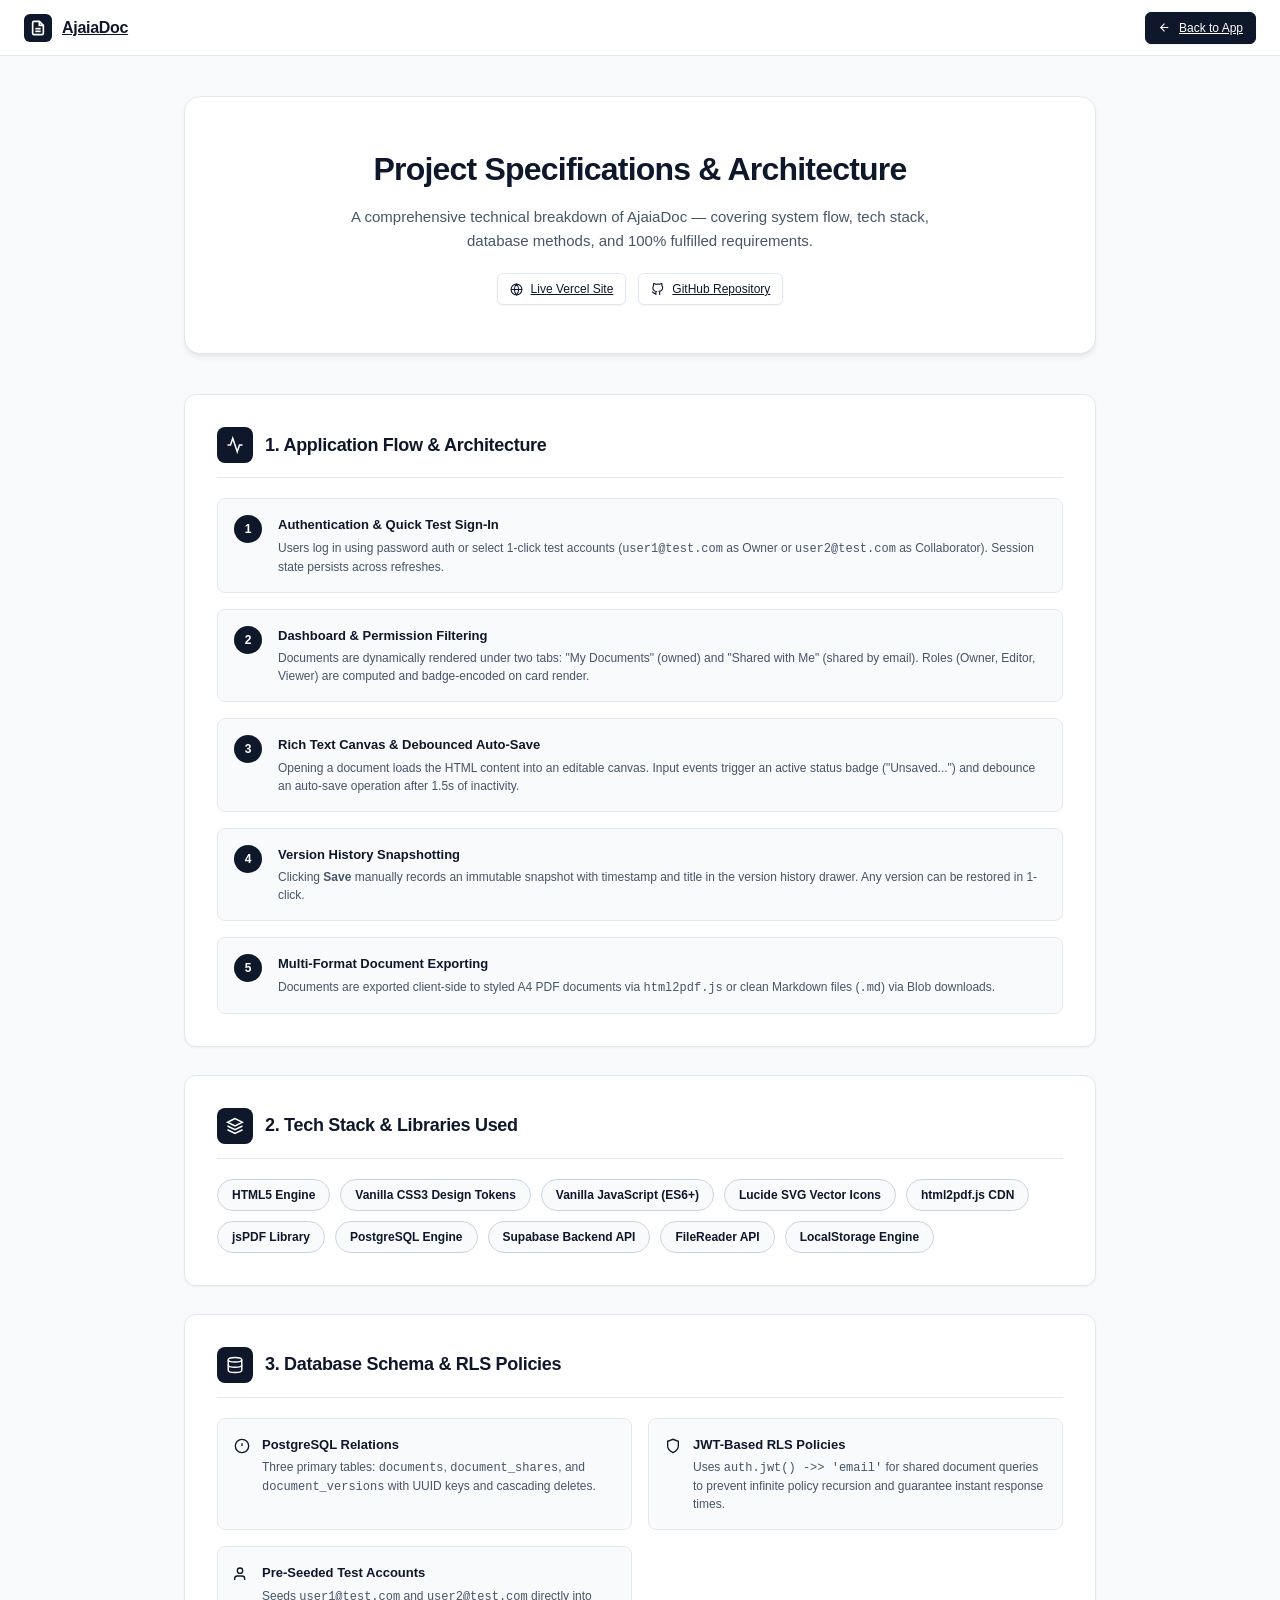
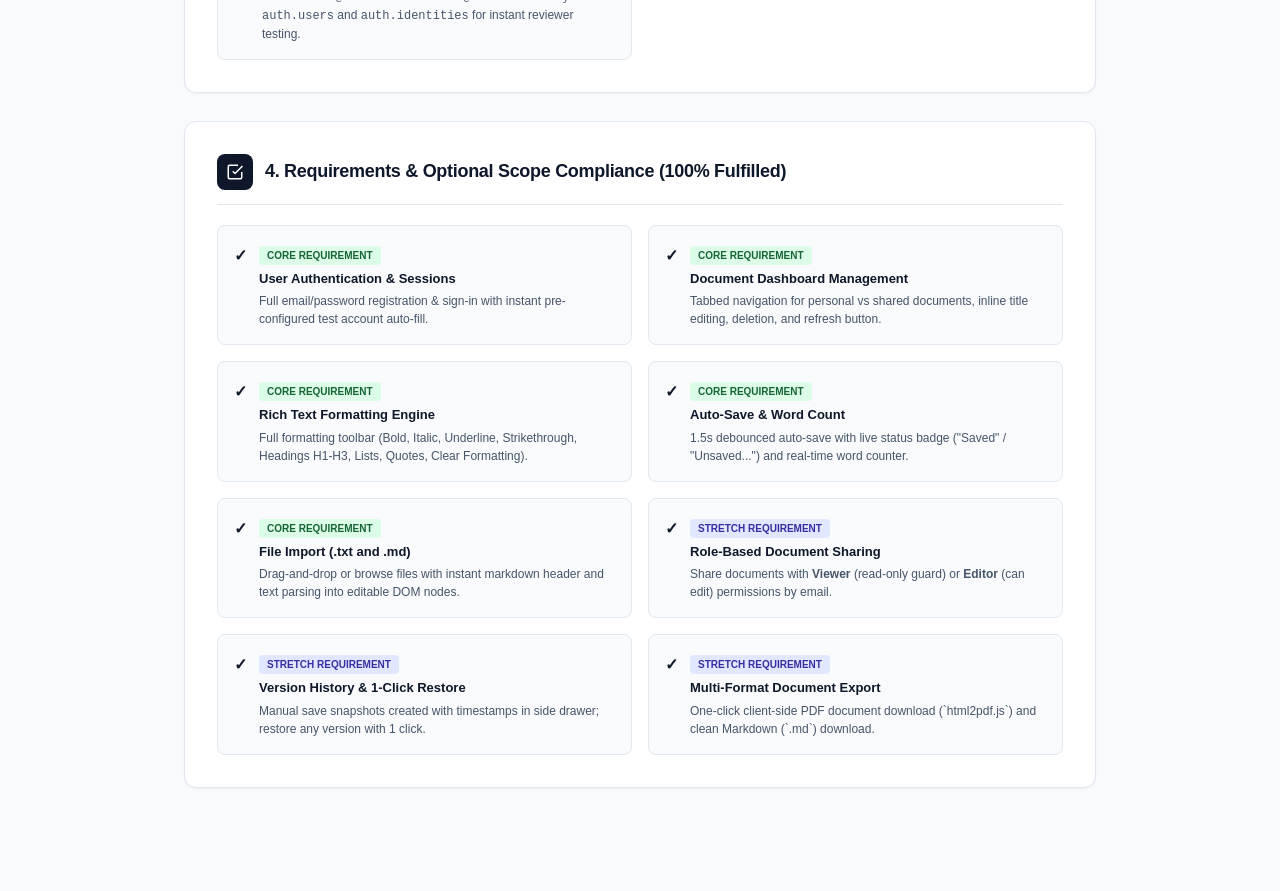
<file: about.html>
<!DOCTYPE html>
<html lang="en">
<head>
  <meta charset="UTF-8">
  <meta name="viewport" content="width=device-width, initial-scale=1.0">
  <title>About Project — AjaiaDoc</title>
  <meta name="description" content="Detailed technical overview, architecture flow, tech stack, and database specifications for AjaiaDoc.">
  <link rel="stylesheet" href="styles.css">
  <style>
    .about-container {
      max-width: 960px;
      margin: 0 auto;
      padding: 40px 24px 80px;
    }

    .about-hero {
      text-align: center;
      padding: 48px 24px;
      background: var(--color-surface);
      border: 1px solid var(--color-border);
      border-radius: var(--radius-xl);
      box-shadow: var(--shadow-md);
      margin-bottom: 40px;
    }

    .about-hero h1 {
      font-size: 32px;
      font-weight: 800;
      letter-spacing: -0.8px;
      margin-bottom: 12px;
      color: var(--color-text);
    }

    .about-hero p {
      font-size: 15px;
      color: var(--color-text-secondary);
      max-width: 600px;
      margin: 0 auto;
      line-height: 1.6;
    }

    .links-bar {
      display: flex;
      justify-content: center;
      gap: 12px;
      margin-top: 20px;
    }

    .section-card {
      background: var(--color-surface);
      border: 1px solid var(--color-border);
      border-radius: var(--radius-lg);
      padding: 32px;
      margin-bottom: 28px;
      box-shadow: var(--shadow-sm);
    }

    .section-header {
      display: flex;
      align-items: center;
      gap: 12px;
      margin-bottom: 20px;
      padding-bottom: 14px;
      border-bottom: 1px solid var(--color-border);
    }

    .section-icon {
      width: 36px;
      height: 36px;
      background: var(--color-accent);
      color: var(--color-accent-text);
      border-radius: var(--radius-md);
      display: flex;
      align-items: center;
      justify-content: center;
      flex-shrink: 0;
    }

    .section-title {
      font-size: 18px;
      font-weight: 700;
      letter-spacing: -0.3px;
      color: var(--color-text);
    }

    .bullet-grid {
      display: grid;
      grid-template-columns: repeat(auto-fit, minmax(280px, 1fr));
      gap: 16px;
    }

    .bullet-item {
      padding: 16px;
      background: var(--color-bg);
      border: 1px solid var(--color-border);
      border-radius: var(--radius-md);
      display: flex;
      gap: 12px;
    }

    .bullet-icon {
      color: var(--color-accent);
      flex-shrink: 0;
      margin-top: 2px;
      font-weight: 700;
    }

    .bullet-title {
      font-size: 13px;
      font-weight: 700;
      margin-bottom: 4px;
      color: var(--color-text);
    }

    .bullet-text {
      font-size: 12px;
      color: var(--color-text-secondary);
      line-height: 1.5;
    }

    .tech-pill-container {
      display: flex;
      flex-wrap: wrap;
      gap: 10px;
      margin-top: 12px;
    }

    .tech-pill {
      display: inline-flex;
      align-items: center;
      gap: 6px;
      padding: 6px 14px;
      background: var(--color-bg);
      border: 1px solid var(--color-border-dark);
      border-radius: 20px;
      font-size: 12px;
      font-weight: 600;
      color: var(--color-text);
    }

    .flow-steps {
      display: flex;
      flex-direction: column;
      gap: 16px;
    }

    .flow-step {
      display: flex;
      gap: 16px;
      padding: 16px;
      background: var(--color-bg);
      border: 1px solid var(--color-border);
      border-radius: var(--radius-md);
      align-items: flex-start;
    }

    .step-number {
      width: 28px;
      height: 28px;
      background: var(--color-accent);
      color: var(--color-accent-text);
      border-radius: 50%;
      display: flex;
      align-items: center;
      justify-content: center;
      font-size: 12px;
      font-weight: 700;
      flex-shrink: 0;
    }

    .req-tag {
      display: inline-block;
      padding: 2px 8px;
      border-radius: 4px;
      font-size: 10px;
      font-weight: 700;
      text-transform: uppercase;
      margin-bottom: 4px;
    }
    .req-core { background: #dcfce7; color: #166534; }
    .req-stretch { background: #e0e7ff; color: #3730a3; }
  </style>
</head>
<body>

  <!-- Header -->
  <header class="app-header">
    <a href="index.html" class="brand">
      <div class="brand-icon">
        <svg width="16" height="16" viewBox="0 0 24 24" fill="none" stroke="currentColor" stroke-width="2.5"><path d="M14 2H6a2 2 0 0 0-2 2v16a2 2 0 0 0 2 2h12a2 2 0 0 0 2-2V8z"/><polyline points="14 2 14 8 20 8"/><line x1="16" y1="13" x2="8" y2="13"/><line x1="16" y1="17" x2="8" y2="17"/></svg>
      </div>
      <span>AjaiaDoc</span>
    </a>

    <div class="header-user">
      <a href="index.html" class="btn btn-primary btn-sm">
        <svg width="13" height="13" viewBox="0 0 24 24" fill="none" stroke="currentColor" stroke-width="2"><line x1="19" y1="12" x2="5" y2="12"/><polyline points="12 19 5 12 12 5"/></svg>
        Back to App
      </a>
    </div>
  </header>

  <main class="about-container">

    <!-- Hero -->
    <div class="about-hero">
      <h1>Project Specifications & Architecture</h1>
      <p>A comprehensive technical breakdown of AjaiaDoc — covering system flow, tech stack, database methods, and 100% fulfilled requirements.</p>

      <div class="links-bar">
        <a href="https://ajaia-yahya.vercel.app" target="_blank" class="btn btn-secondary btn-sm">
          <svg width="13" height="13" viewBox="0 0 24 24" fill="none" stroke="currentColor" stroke-width="2"><circle cx="12" cy="12" r="10"/><line x1="2" y1="12" x2="22" y2="12"/><path d="M12 2a15.3 15.3 0 0 1 4 10 15.3 15.3 0 0 1-4 10 15.3 15.3 0 0 1-4-10 15.3 15.3 0 0 1 4-10z"/></svg>
          Live Vercel Site
        </a>
        <a href="https://github.com/mdyahhya/assessment" target="_blank" class="btn btn-secondary btn-sm">
          <svg width="13" height="13" viewBox="0 0 24 24" fill="none" stroke="currentColor" stroke-width="2"><path d="M9 19c-5 1.5-5-2.5-7-3m14 6v-3.87a3.37 3.37 0 0 0-.94-2.61c3.14-.35 6.44-1.54 6.44-7A5.44 5.44 0 0 0 20 4.77 5.07 5.07 0 0 0 19.91 1S18.73.65 16 2.48a13.38 13.38 0 0 0-7 0C6.27.65 5.09 1 5.09 1A5.07 5.07 0 0 0 5 4.77a5.44 5.44 0 0 0-1.5 3.78c0 5.42 3.3 6.61 6.44 7A3.37 3.37 0 0 0 9 18.13V22"/></svg>
          GitHub Repository
        </a>
      </div>
    </div>

    <!-- Section 1: Application Flow -->
    <div class="section-card">
      <div class="section-header">
        <div class="section-icon">
          <svg width="18" height="18" viewBox="0 0 24 24" fill="none" stroke="currentColor" stroke-width="2"><polyline points="22 12 18 12 15 21 9 3 6 12 2 12"/></svg>
        </div>
        <div class="section-title">1. Application Flow & Architecture</div>
      </div>

      <div class="flow-steps">
        <div class="flow-step">
          <div class="step-number">1</div>
          <div>
            <div class="bullet-title">Authentication & Quick Test Sign-In</div>
            <div class="bullet-text">Users log in using password auth or select 1-click test accounts (<code>user1@test.com</code> as Owner or <code>user2@test.com</code> as Collaborator). Session state persists across refreshes.</div>
          </div>
        </div>

        <div class="flow-step">
          <div class="step-number">2</div>
          <div>
            <div class="bullet-title">Dashboard & Permission Filtering</div>
            <div class="bullet-text">Documents are dynamically rendered under two tabs: "My Documents" (owned) and "Shared with Me" (shared by email). Roles (Owner, Editor, Viewer) are computed and badge-encoded on card render.</div>
          </div>
        </div>

        <div class="flow-step">
          <div class="step-number">3</div>
          <div>
            <div class="bullet-title">Rich Text Canvas & Debounced Auto-Save</div>
            <div class="bullet-text">Opening a document loads the HTML content into an editable canvas. Input events trigger an active status badge ("Unsaved...") and debounce an auto-save operation after 1.5s of inactivity.</div>
          </div>
        </div>

        <div class="flow-step">
          <div class="step-number">4</div>
          <div>
            <div class="bullet-title">Version History Snapshotting</div>
            <div class="bullet-text">Clicking <b>Save</b> manually records an immutable snapshot with timestamp and title in the version history drawer. Any version can be restored in 1-click.</div>
          </div>
        </div>

        <div class="flow-step">
          <div class="step-number">5</div>
          <div>
            <div class="bullet-title">Multi-Format Document Exporting</div>
            <div class="bullet-text">Documents are exported client-side to styled A4 PDF documents via <code>html2pdf.js</code> or clean Markdown files (<code>.md</code>) via Blob downloads.</div>
          </div>
        </div>
      </div>
    </div>

    <!-- Section 2: Tech Stack & Libraries -->
    <div class="section-card">
      <div class="section-header">
        <div class="section-icon">
          <svg width="18" height="18" viewBox="0 0 24 24" fill="none" stroke="currentColor" stroke-width="2"><polygon points="12 2 2 7 12 12 22 7 12 2"/><polyline points="2 17 12 22 22 17"/><polyline points="2 12 12 17 22 12"/></svg>
        </div>
        <div class="section-title">2. Tech Stack & Libraries Used</div>
      </div>

      <div class="tech-pill-container">
        <span class="tech-pill">HTML5 Engine</span>
        <span class="tech-pill">Vanilla CSS3 Design Tokens</span>
        <span class="tech-pill">Vanilla JavaScript (ES6+)</span>
        <span class="tech-pill">Lucide SVG Vector Icons</span>
        <span class="tech-pill">html2pdf.js CDN</span>
        <span class="tech-pill">jsPDF Library</span>
        <span class="tech-pill">PostgreSQL Engine</span>
        <span class="tech-pill">Supabase Backend API</span>
        <span class="tech-pill">FileReader API</span>
        <span class="tech-pill">LocalStorage Engine</span>
      </div>
    </div>

    <!-- Section 3: Database & SQL Methods -->
    <div class="section-card">
      <div class="section-header">
        <div class="section-icon">
          <svg width="18" height="18" viewBox="0 0 24 24" fill="none" stroke="currentColor" stroke-width="2"><ellipse cx="12" cy="5" rx="9" ry="3"/><path d="M21 12c0 1.66-4 3-9 3s-9-1.34-9-3"/><path d="M3 5v14c0 1.66 4 3 9 3s9-1.34 9-3V5"/></svg>
        </div>
        <div class="section-title">3. Database Schema & RLS Policies</div>
      </div>

      <div class="bullet-grid">
        <div class="bullet-item">
          <div class="bullet-icon">
            <svg width="16" height="16" viewBox="0 0 24 24" fill="none" stroke="currentColor" stroke-width="2"><circle cx="12" cy="12" r="10"/><line x1="12" y1="8" x2="12" y2="12"/><line x1="12" y1="16" x2="12.01" y2="16"/></svg>
          </div>
          <div>
            <div class="bullet-title">PostgreSQL Relations</div>
            <div class="bullet-text">Three primary tables: <code>documents</code>, <code>document_shares</code>, and <code>document_versions</code> with UUID keys and cascading deletes.</div>
          </div>
        </div>

        <div class="bullet-item">
          <div class="bullet-icon">
            <svg width="16" height="16" viewBox="0 0 24 24" fill="none" stroke="currentColor" stroke-width="2"><path d="M12 22s8-4 8-10V5l-8-3-8 3v7c0 6 8 10 8 10z"/></svg>
          </div>
          <div>
            <div class="bullet-title">JWT-Based RLS Policies</div>
            <div class="bullet-text">Uses <code>auth.jwt() -&gt;&gt; 'email'</code> for shared document queries to prevent infinite policy recursion and guarantee instant response times.</div>
          </div>
        </div>

        <div class="bullet-item">
          <div class="bullet-icon">
            <svg width="16" height="16" viewBox="0 0 24 24" fill="none" stroke="currentColor" stroke-width="2"><path d="M16 21v-2a4 4 0 0 0-4-4H5a4 4 0 0 0-4 4v2"/><circle cx="9" cy="7" r="4"/></svg>
          </div>
          <div>
            <div class="bullet-title">Pre-Seeded Test Accounts</div>
            <div class="bullet-text">Seeds <code>user1@test.com</code> and <code>user2@test.com</code> directly into <code>auth.users</code> and <code>auth.identities</code> for instant reviewer testing.</div>
          </div>
        </div>
      </div>
    </div>

    <!-- Section 4: Requirements & Optional Scope Compliance -->
    <div class="section-card">
      <div class="section-header">
        <div class="section-icon">
          <svg width="18" height="18" viewBox="0 0 24 24" fill="none" stroke="currentColor" stroke-width="2"><polyline points="9 11 12 14 22 4"/><path d="M21 12v7a2 2 0 0 1-2 2H5a2 2 0 0 1-2-2V5a2 2 0 0 1 2-2h11"/></svg>
        </div>
        <div class="section-title">4. Requirements & Optional Scope Compliance (100% Fulfilled)</div>
      </div>

      <div class="bullet-grid">
        <div class="bullet-item">
          <div class="bullet-icon">✓</div>
          <div>
            <span class="req-tag req-core">Core Requirement</span>
            <div class="bullet-title">User Authentication & Sessions</div>
            <div class="bullet-text">Full email/password registration & sign-in with instant pre-configured test account auto-fill.</div>
          </div>
        </div>

        <div class="bullet-item">
          <div class="bullet-icon">✓</div>
          <div>
            <span class="req-tag req-core">Core Requirement</span>
            <div class="bullet-title">Document Dashboard Management</div>
            <div class="bullet-text">Tabbed navigation for personal vs shared documents, inline title editing, deletion, and refresh button.</div>
          </div>
        </div>

        <div class="bullet-item">
          <div class="bullet-icon">✓</div>
          <div>
            <span class="req-tag req-core">Core Requirement</span>
            <div class="bullet-title">Rich Text Formatting Engine</div>
            <div class="bullet-text">Full formatting toolbar (Bold, Italic, Underline, Strikethrough, Headings H1-H3, Lists, Quotes, Clear Formatting).</div>
          </div>
        </div>

        <div class="bullet-item">
          <div class="bullet-icon">✓</div>
          <div>
            <span class="req-tag req-core">Core Requirement</span>
            <div class="bullet-title">Auto-Save & Word Count</div>
            <div class="bullet-text">1.5s debounced auto-save with live status badge ("Saved" / "Unsaved...") and real-time word counter.</div>
          </div>
        </div>

        <div class="bullet-item">
          <div class="bullet-icon">✓</div>
          <div>
            <span class="req-tag req-core">Core Requirement</span>
            <div class="bullet-title">File Import (.txt and .md)</div>
            <div class="bullet-text">Drag-and-drop or browse files with instant markdown header and text parsing into editable DOM nodes.</div>
          </div>
        </div>

        <div class="bullet-item">
          <div class="bullet-icon">✓</div>
          <div>
            <span class="req-tag req-stretch">Stretch Requirement</span>
            <div class="bullet-title">Role-Based Document Sharing</div>
            <div class="bullet-text">Share documents with <b>Viewer</b> (read-only guard) or <b>Editor</b> (can edit) permissions by email.</div>
          </div>
        </div>

        <div class="bullet-item">
          <div class="bullet-icon">✓</div>
          <div>
            <span class="req-tag req-stretch">Stretch Requirement</span>
            <div class="bullet-title">Version History & 1-Click Restore</div>
            <div class="bullet-text">Manual save snapshots created with timestamps in side drawer; restore any version with 1 click.</div>
          </div>
        </div>

        <div class="bullet-item">
          <div class="bullet-icon">✓</div>
          <div>
            <span class="req-tag req-stretch">Stretch Requirement</span>
            <div class="bullet-title">Multi-Format Document Export</div>
            <div class="bullet-text">One-click client-side PDF document download (`html2pdf.js`) and clean Markdown (`.md`) download.</div>
          </div>
        </div>
      </div>
    </div>

  </main>

</body>
</html>
</file>
<file: styles.css>
/* ============================================================
   AjaiaDoc — Premium Light Theme Design System (Vanilla CSS)
   ============================================================ */

:root {
  --color-bg: #f8fafc;
  --color-surface: #ffffff;
  --color-surface-hover: #f1f5f9;
  --color-border: #e2e8f0;
  --color-border-dark: #cbd5e1;
  --color-text: #0f172a;
  --color-text-secondary: #475569;
  --color-text-muted: #94a3b8;
  
  --color-accent: #0f172a;
  --color-accent-hover: #1e293b;
  --color-accent-text: #ffffff;
  
  --color-danger: #ef4444;
  --color-danger-bg: #fef2f2;
  --color-success: #10b981;
  --color-warning: #f59e0b;

  --color-owner-badge: #f1f5f9;
  --color-owner-text: #334155;
  --color-editor-badge: #e0e7ff;
  --color-editor-text: #4338ca;
  --color-viewer-badge: #dbeafe;
  --color-viewer-text: #1e40af;

  --font-sans: 'Inter', -apple-system, BlinkMacSystemFont, 'Segoe UI', Roboto, sans-serif;
  --font-mono: 'JetBrains Mono', Consolas, monospace;

  --radius-sm: 6px;
  --radius-md: 8px;
  --radius-lg: 12px;
  --radius-xl: 16px;

  --shadow-sm: 0 1px 2px 0 rgba(0, 0, 0, 0.05);
  --shadow-md: 0 4px 6px -1px rgba(0, 0, 0, 0.07), 0 2px 4px -2px rgba(0, 0, 0, 0.05);
  --shadow-lg: 0 10px 15px -3px rgba(0, 0, 0, 0.08), 0 4px 6px -4px rgba(0, 0, 0, 0.04);

  --transition-fast: 0.15s ease;
  --transition-normal: 0.25s ease;
}

*, *::before, *::after {
  box-sizing: border-box;
  margin: 0;
  padding: 0;
}

body {
  font-family: var(--font-sans);
  background-color: var(--color-bg);
  color: var(--color-text);
  line-height: 1.5;
  -webkit-font-smoothing: antialiased;
  min-height: 100vh;
  display: flex;
  flex-direction: column;
}

/* ── Buttons ─────────────────────────────────────────────── */
.btn {
  display: inline-flex;
  align-items: center;
  justify-content: center;
  gap: 8px;
  padding: 8px 16px;
  font-size: 13px;
  font-weight: 500;
  border-radius: var(--radius-md);
  border: 1px solid transparent;
  cursor: pointer;
  transition: all var(--transition-fast);
  white-space: nowrap;
}

.btn-sm {
  padding: 6px 12px;
  font-size: 12px;
  border-radius: var(--radius-sm);
}

.btn-primary {
  background: var(--color-accent);
  color: var(--color-accent-text);
  border-color: var(--color-accent);
  box-shadow: var(--shadow-sm);
}

.btn-primary:hover {
  background: var(--color-accent-hover);
  border-color: var(--color-accent-hover);
}

.btn-secondary {
  background: var(--color-surface);
  color: var(--color-text);
  border-color: var(--color-border);
  box-shadow: var(--shadow-sm);
}

.btn-secondary:hover {
  background: var(--color-surface-hover);
  border-color: var(--color-border-dark);
}

.btn-ghost {
  background: transparent;
  color: var(--color-text-secondary);
  border: 1px solid transparent;
}

.btn-ghost:hover {
  background: var(--color-surface-hover);
  color: var(--color-text);
}

.btn-danger {
  background: var(--color-danger-bg);
  color: var(--color-danger);
  border-color: rgba(239, 68, 68, 0.2);
}

.btn-danger:hover {
  background: rgba(239, 68, 68, 0.15);
}

.btn:disabled {
  opacity: 0.5;
  cursor: not-allowed;
}

/* ── Form Controls ────────────────────────────────────────── */
.form-group {
  display: flex;
  flex-direction: column;
  gap: 6px;
  margin-bottom: 14px;
}

.form-label {
  font-size: 12px;
  font-weight: 600;
  color: var(--color-text-secondary);
}

.form-input, .form-select {
  width: 100%;
  padding: 9px 12px;
  background: var(--color-surface);
  border: 1px solid var(--color-border);
  border-radius: var(--radius-md);
  color: var(--color-text);
  outline: none;
  font-size: 13px;
  transition: border-color var(--transition-fast), box-shadow var(--transition-fast);
}

.form-input:focus, .form-select:focus {
  border-color: var(--color-accent);
  box-shadow: 0 0 0 3px rgba(15, 23, 42, 0.08);
}

.form-error {
  font-size: 12px;
  color: var(--color-danger);
  margin-top: 4px;
}

/* ── Header ─────────────────────────────────────────────── */
.app-header {
  height: 56px;
  border-bottom: 1px solid var(--color-border);
  background: rgba(255, 255, 255, 0.9);
  backdrop-filter: blur(12px);
  display: flex;
  align-items: center;
  justify-content: space-between;
  padding: 0 24px;
  position: sticky;
  top: 0;
  z-index: 100;
}

.brand {
  display: flex;
  align-items: center;
  gap: 10px;
  font-weight: 700;
  font-size: 16px;
  letter-spacing: -0.3px;
  color: var(--color-text);
}

.brand-icon {
  width: 28px;
  height: 28px;
  background: var(--color-accent);
  color: var(--color-accent-text);
  border-radius: var(--radius-sm);
  display: flex;
  align-items: center;
  justify-content: center;
}

.header-user {
  display: flex;
  align-items: center;
  gap: 12px;
}

.user-email {
  font-size: 12px;
  font-weight: 500;
  color: var(--color-text-secondary);
}

/* ── Auth Screen ─────────────────────────────────────────── */
.auth-page {
  flex: 1;
  display: flex;
  align-items: center;
  justify-content: center;
  padding: 24px;
  background: var(--color-bg);
}

.auth-card {
  width: 100%;
  max-width: 420px;
  background: var(--color-surface);
  border: 1px solid var(--color-border);
  border-radius: var(--radius-xl);
  padding: 32px;
  box-shadow: var(--shadow-lg);
}

.auth-logo {
  display: flex;
  align-items: center;
  gap: 8px;
  font-size: 22px;
  font-weight: 700;
  margin-bottom: 24px;
  justify-content: center;
  color: var(--color-text);
}

.auth-tabs {
  display: flex;
  background: var(--color-bg);
  padding: 4px;
  border-radius: var(--radius-md);
  margin-bottom: 20px;
  border: 1px solid var(--color-border);
}

.auth-tab {
  flex: 1;
  padding: 8px;
  font-size: 13px;
  font-weight: 500;
  background: transparent;
  border: none;
  color: var(--color-text-secondary);
  border-radius: var(--radius-sm);
  cursor: pointer;
  transition: all var(--transition-fast);
}

.auth-tab.active {
  background: var(--color-surface);
  color: var(--color-text);
  box-shadow: var(--shadow-sm);
  font-weight: 600;
}

.test-accounts-box {
  margin-top: 24px;
  padding: 16px;
  background: var(--color-bg);
  border: 1px solid var(--color-border-dark);
  border-radius: var(--radius-lg);
}

.test-account-card {
  padding: 10px 12px;
  background: var(--color-surface);
  border: 1px solid var(--color-border);
  border-radius: var(--radius-md);
  display: flex;
  align-items: center;
  justify-content: space-between;
  margin-top: 8px;
}

/* ── Dashboard Layout ─────────────────────────────────────── */
.dashboard {
  flex: 1;
  max-width: 1100px;
  width: 100%;
  margin: 0 auto;
  padding: 32px 24px;
}

.dashboard-top {
  display: flex;
  align-items: center;
  justify-content: space-between;
  margin-bottom: 24px;
}

.dashboard-title {
  font-size: 24px;
  font-weight: 700;
  letter-spacing: -0.5px;
  color: var(--color-text);
}

.dashboard-actions {
  display: flex;
  align-items: center;
  gap: 10px;
}

.tabs {
  display: flex;
  gap: 8px;
  border-bottom: 1px solid var(--color-border);
  margin-bottom: 24px;
}

.tab {
  padding: 10px 16px;
  font-size: 13px;
  font-weight: 500;
  background: transparent;
  border: none;
  color: var(--color-text-muted);
  cursor: pointer;
  border-bottom: 2px solid transparent;
  margin-bottom: -1px;
  transition: all var(--transition-fast);
}

.tab.active {
  color: var(--color-text);
  border-bottom-color: var(--color-accent);
  font-weight: 600;
}

/* Document Grid */
.doc-grid {
  display: grid;
  grid-template-columns: repeat(auto-fill, minmax(300px, 1fr));
  gap: 16px;
}

.doc-card {
  background: var(--color-surface);
  border: 1px solid var(--color-border);
  border-radius: var(--radius-lg);
  padding: 20px;
  display: flex;
  flex-direction: column;
  justify-content: space-between;
  height: 180px;
  cursor: pointer;
  transition: all var(--transition-normal);
  position: relative;
  box-shadow: var(--shadow-sm);
}

.doc-card:hover {
  border-color: var(--color-border-dark);
  transform: translateY(-2px);
  box-shadow: var(--shadow-md);
}

.doc-card-title {
  font-size: 15px;
  font-weight: 600;
  margin-bottom: 6px;
  white-space: nowrap;
  overflow: hidden;
  text-overflow: ellipsis;
  color: var(--color-text);
}

.doc-card-snippet {
  font-size: 12px;
  color: var(--color-text-secondary);
  line-height: 1.5;
  display: -webkit-box;
  -webkit-line-clamp: 3;
  -webkit-box-orient: vertical;
  overflow: hidden;
}

.doc-card-footer {
  display: flex;
  align-items: center;
  justify-content: space-between;
  padding-top: 12px;
  border-top: 1px solid var(--color-border);
  font-size: 11px;
  color: var(--color-text-muted);
}

.badge {
  display: inline-flex;
  align-items: center;
  padding: 3px 8px;
  font-size: 10px;
  font-weight: 600;
  border-radius: 12px;
  text-transform: uppercase;
  letter-spacing: 0.5px;
}

.badge-owner {
  background: var(--color-owner-badge);
  color: var(--color-owner-text);
}

.badge-editor {
  background: var(--color-editor-badge);
  color: var(--color-editor-text);
}

.badge-viewer {
  background: var(--color-viewer-badge);
  color: var(--color-viewer-text);
}

/* Empty State */
.empty-state {
  text-align: center;
  padding: 80px 20px;
  background: var(--color-surface);
  border: 1px dashed var(--color-border-dark);
  border-radius: var(--radius-xl);
}

.empty-state svg {
  color: var(--color-text-muted);
  margin-bottom: 16px;
}

.empty-state h3 {
  font-size: 16px;
  font-weight: 600;
  margin-bottom: 6px;
}

.empty-state p {
  font-size: 13px;
  color: var(--color-text-secondary);
}

/* ── Editor Screen ────────────────────────────────────────── */
.editor-layout {
  display: flex;
  flex-direction: column;
  height: calc(100vh - 56px);
  background: var(--color-bg);
}

.editor-topbar {
  height: 52px;
  border-bottom: 1px solid var(--color-border);
  background: var(--color-surface);
  padding: 0 16px;
  display: flex;
  align-items: center;
  gap: 12px;
  flex-shrink: 0;
}

.doc-title-input {
  font-size: 15px;
  font-weight: 600;
  background: transparent;
  border: 1px solid transparent;
  padding: 4px 8px;
  border-radius: var(--radius-sm);
  color: var(--color-text);
  width: 280px;
  outline: none;
}

.doc-title-input:hover, .doc-title-input:focus {
  border-color: var(--color-border);
  background: var(--color-bg);
}

.editor-toolbar {
  padding: 8px 16px;
  border-bottom: 1px solid var(--color-border);
  background: var(--color-surface);
  display: flex;
  align-items: center;
  gap: 4px;
  flex-wrap: wrap;
  flex-shrink: 0;
}

.toolbar-btn {
  height: 30px;
  min-width: 30px;
  padding: 0 8px;
  display: inline-flex;
  align-items: center;
  justify-content: center;
  background: transparent;
  border: 1px solid transparent;
  border-radius: var(--radius-sm);
  color: var(--color-text-secondary);
  font-size: 12px;
  font-weight: 600;
  cursor: pointer;
  transition: all var(--transition-fast);
}

.toolbar-btn:hover {
  background: var(--color-surface-hover);
  color: var(--color-text);
  border-color: var(--color-border);
}

.toolbar-btn.active {
  background: var(--color-accent);
  color: var(--color-accent-text);
}

.toolbar-divider {
  width: 1px;
  height: 18px;
  background: var(--color-border);
  margin: 0 6px;
}

.editor-body {
  flex: 1;
  overflow-y: auto;
  padding: 32px 16px;
  display: flex;
  justify-content: center;
}

.editor-canvas {
  width: 100%;
  max-width: 820px;
  min-height: 550px;
  background: var(--color-surface);
  border: 1px solid var(--color-border);
  border-radius: var(--radius-lg);
  padding: 48px;
  box-shadow: var(--shadow-md);
  outline: none;
  color: var(--color-text);
  font-size: 14px;
  line-height: 1.7;
}

/* Rich Text Styling in Canvas */
.editor-canvas h1 { font-size: 28px; font-weight: 700; margin-bottom: 16px; margin-top: 24px; letter-spacing: -0.5px; }
.editor-canvas h2 { font-size: 22px; font-weight: 600; margin-bottom: 12px; margin-top: 20px; letter-spacing: -0.3px; }
.editor-canvas h3 { font-size: 18px; font-weight: 600; margin-bottom: 8px; margin-top: 16px; }
.editor-canvas p { margin-bottom: 12px; }
.editor-canvas ul, .editor-canvas ol { margin-left: 24px; margin-bottom: 12px; }
.editor-canvas li { margin-bottom: 4px; }
.editor-canvas blockquote {
  border-left: 3px solid var(--color-accent);
  padding-left: 16px;
  color: var(--color-text-secondary);
  font-style: italic;
  margin: 16px 0;
}

/* ── Modals & Drawers ─────────────────────────────────────── */
.modal-overlay {
  position: fixed;
  inset: 0;
  background: rgba(15, 23, 42, 0.4);
  backdrop-filter: blur(4px);
  display: flex;
  align-items: center;
  justify-content: center;
  z-index: 200;
  padding: 16px;
}

.modal {
  width: 100%;
  max-width: 480px;
  background: var(--color-surface);
  border: 1px solid var(--color-border);
  border-radius: var(--radius-xl);
  box-shadow: var(--shadow-lg);
  overflow: hidden;
  animation: modalIn 0.2s ease-out;
}

@keyframes modalIn {
  from { opacity: 0; transform: scale(0.96); }
  to { opacity: 1; transform: scale(1); }
}

.modal-header {
  padding: 16px 20px;
  border-bottom: 1px solid var(--color-border);
  display: flex;
  align-items: center;
  justify-content: space-between;
}

.modal-title {
  font-size: 15px;
  font-weight: 600;
}

.modal-body {
  padding: 20px;
}

/* Drawer */
.drawer-overlay {
  position: fixed;
  inset: 0;
  background: rgba(15, 23, 42, 0.3);
  z-index: 200;
}

.drawer {
  position: fixed;
  right: 0;
  top: 0;
  bottom: 0;
  width: 380px;
  background: var(--color-surface);
  border-left: 1px solid var(--color-border);
  z-index: 210;
  display: flex;
  flex-direction: column;
  animation: slideDrawer 0.25s ease-out;
  box-shadow: var(--shadow-lg);
}

@keyframes slideDrawer {
  from { transform: translateX(100%); }
  to { transform: translateX(0); }
}

/* ── Toasts ──────────────────────────────────────────────── */
.toast-container {
  position: fixed;
  bottom: 24px;
  right: 24px;
  display: flex;
  flex-direction: column;
  gap: 8px;
  z-index: 300;
}

.toast {
  padding: 10px 16px;
  background: var(--color-surface);
  border: 1px solid var(--color-border);
  border-radius: var(--radius-md);
  font-size: 13px;
  font-weight: 500;
  color: var(--color-text);
  box-shadow: var(--shadow-md);
  display: flex;
  align-items: center;
  gap: 8px;
  animation: toastIn 0.2s ease-out;
}

.toast-success { border-left: 4px solid var(--color-success); }
.toast-error { border-left: 4px solid var(--color-danger); }

@keyframes toastIn {
  from { opacity: 0; transform: translateY(10px); }
  to { opacity: 1; transform: translateY(0); }
}

@keyframes spin {
  from { transform: rotate(0deg); }
  to { transform: rotate(360deg); }
}
</file>
